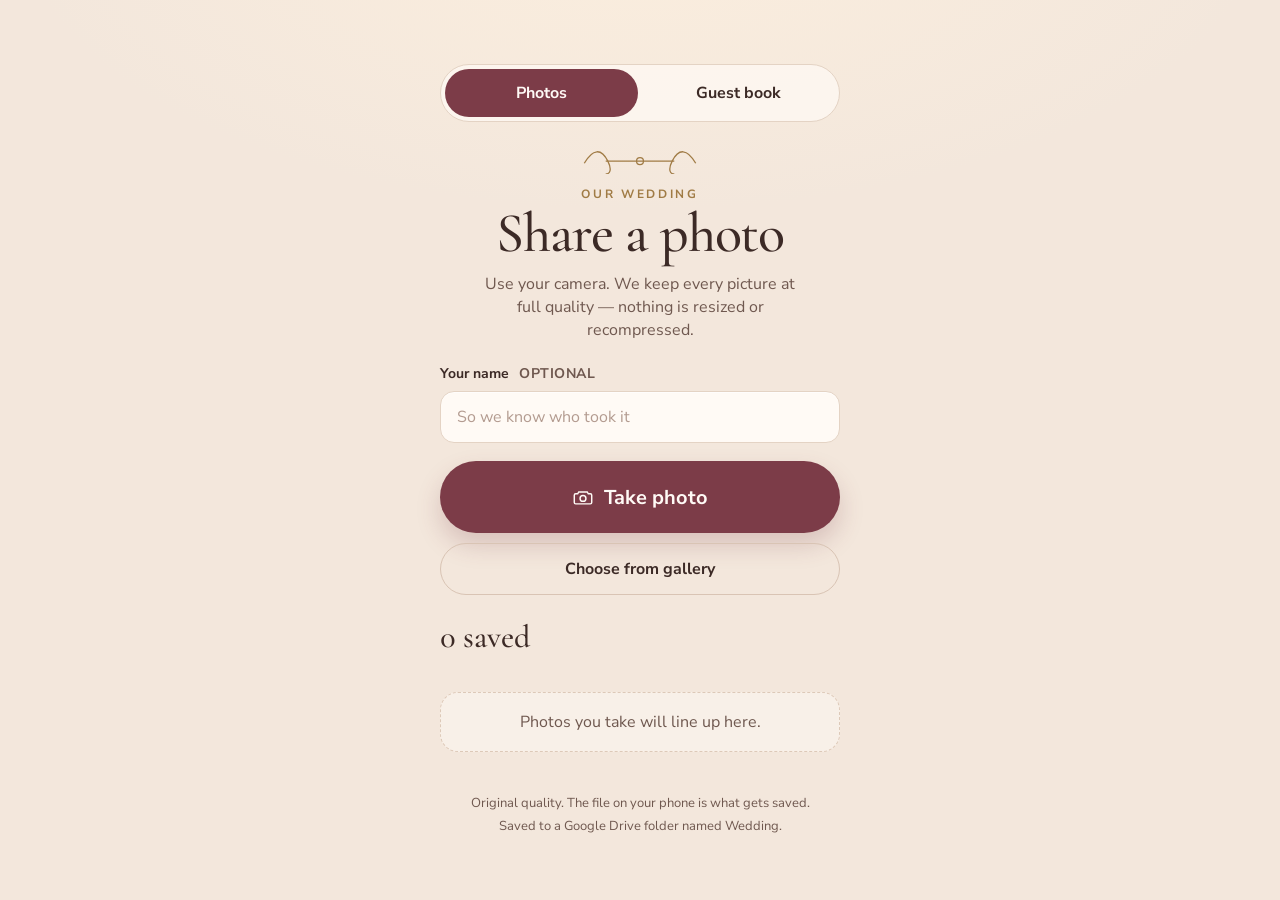
<file: index.html>
<!DOCTYPE html>
<html lang="en">
<head>
  <meta charset="utf-8">
  <meta name="viewport" content="width=device-width, initial-scale=1, viewport-fit=cover">
  <meta name="theme-color" content="#f3e7dc">
  <meta name="color-scheme" content="light">
  <meta name="description" content="Take a wedding photo and send the original file to the couple’s album.">
  <title>Share a wedding photo</title>
  <link rel="preconnect" href="https://fonts.googleapis.com">
  <link rel="preconnect" href="https://fonts.gstatic.com" crossorigin>
  <link href="https://fonts.googleapis.com/css2?family=Cormorant+Garamond:ital,wght@0,500;0,600;1,500&family=Nunito+Sans:wght@400;600;700&display=swap" rel="stylesheet">
  <link rel="stylesheet" href="styles.css">
</head>
<body>
  <noscript>
    <p class="notice noscript">Turn on JavaScript to share photos from this page.</p>
  </noscript>
  <main class="wrap">
    <nav class="switch" aria-label="Wedding pages">
      <a href="index.html" aria-current="page">Photos</a>
      <a href="guestbook.html">Guest book</a>
    </nav>
    <header class="hero">
      <svg class="ornament" viewBox="0 0 120 28" aria-hidden="true">
        <path d="M8 18c8-14 16-14 22-2 4 8 2 12-2 12" fill="none" stroke="currentColor" stroke-width="1.2"/>
        <path d="M112 18c-8-14-16-14-22-2-4 8-2 12 2 12" fill="none" stroke="currentColor" stroke-width="1.2"/>
        <path d="M28 16h64" fill="none" stroke="currentColor" stroke-width="1"/>
        <circle cx="60" cy="16" r="3.2" fill="none" stroke="currentColor" stroke-width="1.2"/>
      </svg>
      <p class="eyebrow">Our wedding</p>
      <h1>Share a photo</h1>
      <p class="lede">Use your camera. We keep every picture at full quality — nothing is resized or recompressed.</p>
    </header>

    <div id="setup-notice" class="notice" hidden>
      <p class="notice-title">Not set up yet</p>
      <p>This page isn’t connected to the photo album, so pictures can’t be saved. Please check back soon.</p>
    </div>

    <label class="name" for="guest-name">
      <span>Your name <span class="optional">optional</span></span>
      <input id="guest-name" type="text" maxlength="60" autocomplete="name" enterkeyhint="done" placeholder="So we know who took it">
    </label>

    <div class="actions">
      <label class="btn btn-primary">
        <svg viewBox="0 0 24 24" aria-hidden="true"><path d="M4 8.5h2.2l1.2-2h9.2l1.2 2H20a1.5 1.5 0 0 1 1.5 1.5v8A1.5 1.5 0 0 1 20 19.5H4A1.5 1.5 0 0 1 2.5 18V10A1.5 1.5 0 0 1 4 8.5Z" fill="none" stroke="currentColor" stroke-width="1.6"/><circle cx="12" cy="13.5" r="3.2" fill="none" stroke="currentColor" stroke-width="1.6"/></svg>
        <span>Take photo</span>
        <input id="camera-input" class="file-input" type="file" accept="image/*" capture="environment" multiple>
      </label>
      <label class="btn btn-secondary">
        <span>Choose from gallery</span>
        <input id="gallery-input" class="file-input" type="file" accept="image/*" multiple>
      </label>
    </div>

    <section class="album" aria-labelledby="tally-heading">
      <div class="tally">
        <h2 id="tally-heading" class="tally-main"><span id="saved-count">0</span> saved</h2>
        <p id="queue-status" class="tally-sub" aria-live="polite"></p>
      </div>
      <p id="empty" class="empty">Photos you take will line up here.</p>
      <ol id="photo-list" class="photo-list"></ol>
    </section>

    <footer class="foot">
      <p>Original quality. The file on your phone is what gets saved.</p>
      <p id="folder-note" hidden>Saved to a Google Drive folder named Wedding.</p>
    </footer>
  </main>
  <script src="config.js"></script>
  <script src="app.js"></script>
</body>
</html>
</file>
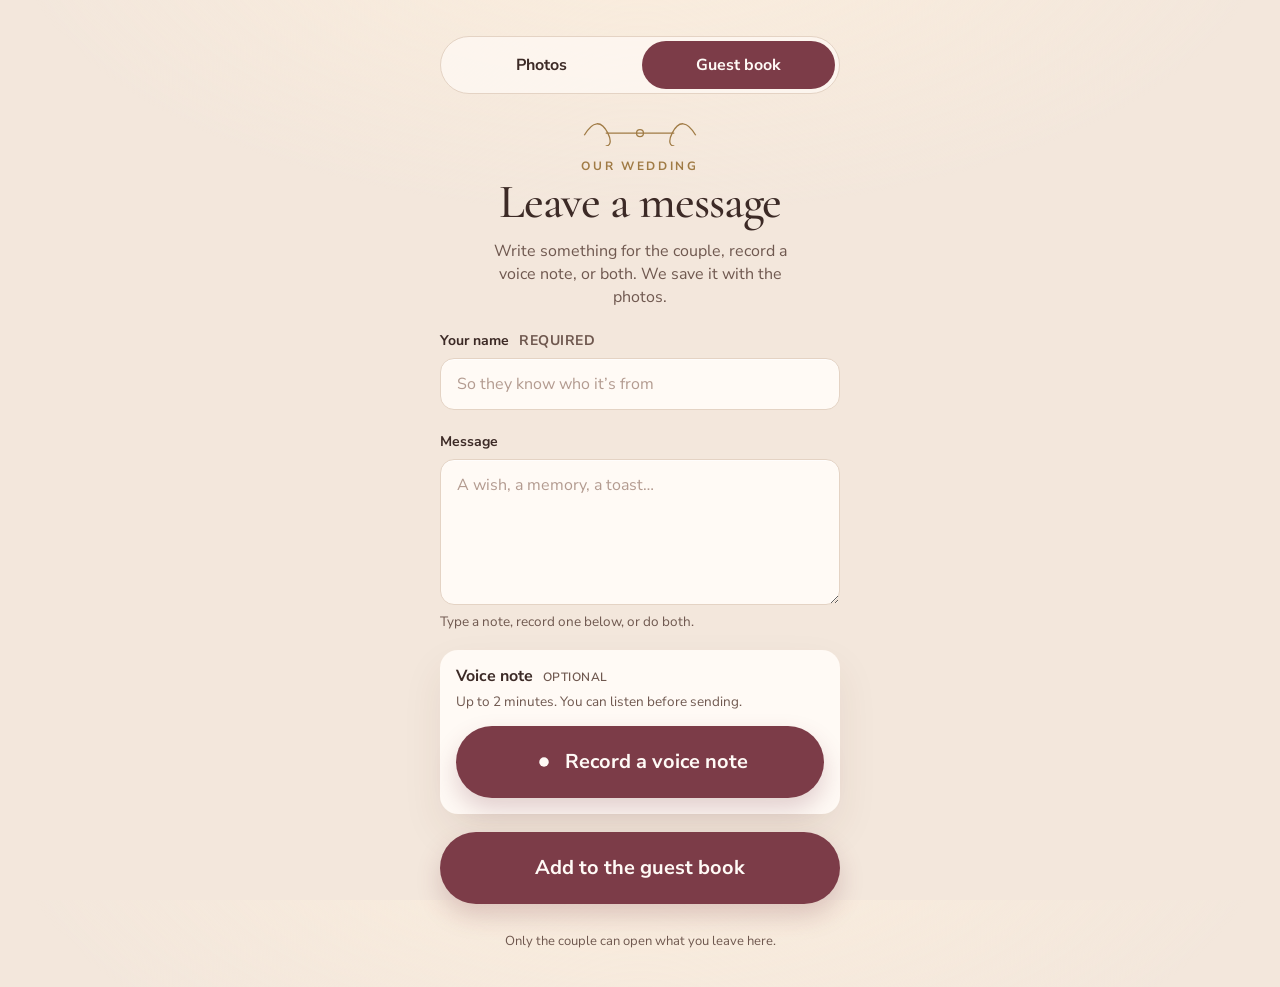
<file: guestbook.html>
<!DOCTYPE html>
<html lang="en">
<head>
  <meta charset="utf-8">
  <meta name="viewport" content="width=device-width, initial-scale=1, viewport-fit=cover">
  <meta name="theme-color" content="#f3e7dc">
  <meta name="color-scheme" content="light">
  <meta name="description" content="Leave a message or a voice note for the couple.">
  <title>Leave a message</title>
  <link rel="preconnect" href="https://fonts.googleapis.com">
  <link rel="preconnect" href="https://fonts.gstatic.com" crossorigin>
  <link href="https://fonts.googleapis.com/css2?family=Cormorant+Garamond:ital,wght@0,500;0,600;1,500&family=Nunito+Sans:wght@400;600;700&display=swap" rel="stylesheet">
  <link rel="stylesheet" href="styles.css">
</head>
<body class="page-book">
  <noscript>
    <p class="notice noscript">Turn on JavaScript to leave a message from this page.</p>
  </noscript>
  <main class="wrap">
    <nav class="switch" aria-label="Wedding pages">
      <a href="index.html">Photos</a>
      <a href="guestbook.html" aria-current="page">Guest book</a>
    </nav>

    <header class="hero">
      <svg class="ornament" viewBox="0 0 120 28" aria-hidden="true">
        <path d="M8 18c8-14 16-14 22-2 4 8 2 12-2 12" fill="none" stroke="currentColor" stroke-width="1.2"/>
        <path d="M112 18c-8-14-16-14-22-2-4 8-2 12 2 12" fill="none" stroke="currentColor" stroke-width="1.2"/>
        <path d="M28 16h64" fill="none" stroke="currentColor" stroke-width="1"/>
        <circle cx="60" cy="16" r="3.2" fill="none" stroke="currentColor" stroke-width="1.2"/>
      </svg>
      <p class="eyebrow">Our wedding</p>
      <h1>Leave a message</h1>
      <p class="lede">Write something for the couple, record a voice note, or both. We save it with the photos.</p>
    </header>

    <div id="setup-notice" class="notice" hidden>
      <p class="notice-title">Not set up yet</p>
      <p>This page isn’t connected to the guest book, so messages can’t be saved. Please check back soon.</p>
    </div>

    <form id="book-form" action="#" novalidate>
      <label class="name" for="guest-name">
        <span>Your name <span class="flag">required</span></span>
        <input id="guest-name" type="text" maxlength="60" autocomplete="name" enterkeyhint="next" placeholder="So they know who it’s from" aria-required="true">
      </label>

      <label class="name" for="message">
        <span>Message</span>
        <textarea id="message" rows="5" maxlength="4000" placeholder="A wish, a memory, a toast…" enterkeyhint="enter"></textarea>
      </label>
      <p class="field-help">Type a note, record one below, or do both.</p>

      <section class="voice" aria-labelledby="voice-heading">
        <h2 id="voice-heading">Voice note <span class="flag">optional</span></h2>
        <p class="field-help">Up to 2 minutes. You can listen before sending.</p>
        <div class="voice-actions">
          <button id="record-btn" class="btn btn-primary" type="button">
            <svg viewBox="0 0 24 24" aria-hidden="true"><circle cx="12" cy="12" r="5.2" fill="currentColor"/></svg>
            <span>Record a voice note</span>
          </button>
          <p id="rec-status" class="rec-status" role="status" hidden>
            <span class="rec-dot" aria-hidden="true"></span>
            <span id="rec-time">0:00</span>
            <span class="rec-max">/ 2:00</span>
          </p>
          <button id="stop-btn" class="btn btn-primary" type="button" hidden>
            <svg viewBox="0 0 24 24" aria-hidden="true"><rect x="7" y="7" width="10" height="10" rx="1.6" fill="currentColor"/></svg>
            <span>Stop</span>
          </button>
          <audio id="playback" controls playsinline preload="auto" hidden aria-label="Your voice note"></audio>
          <button id="replay-btn" class="btn btn-secondary" type="button" hidden>Replay</button>
          <button id="rerecord-btn" class="btn btn-secondary" type="button" hidden>Re-record</button>
        </div>
        <p id="voice-note" class="field-help voice-note" role="status" hidden></p>
        <p id="mic-error" class="mic-error" role="status" hidden></p>
      </section>

      <button id="submit-btn" class="btn btn-primary submit-btn" type="submit">Add to the guest book</button>
      <p id="form-error" class="banner" role="alert" hidden></p>
    </form>

    <section id="success" class="success" tabindex="-1" hidden>
      <div class="success-mark" aria-hidden="true">
        <svg viewBox="0 0 24 24"><path d="M6 12.5 10 16.5 18 8" fill="none" stroke="currentColor" stroke-width="1.8" stroke-linecap="round" stroke-linejoin="round"/></svg>
      </div>
      <p class="success-kicker">Saved</p>
      <h2>It’s in the guest book</h2>
      <p id="thanks" class="success-copy">Thank you. The couple will read this with the photos.</p>
      <button id="another" class="btn btn-primary" type="button">Leave another message</button>
      <a class="btn btn-secondary" href="index.html">Share a photo</a>
    </section>

    <footer class="foot">
      <p>Only the couple can open what you leave here.</p>
    </footer>
  </main>
  <script src="config.js"></script>
  <script src="guestbook.js"></script>
</body>
</html>
</file>
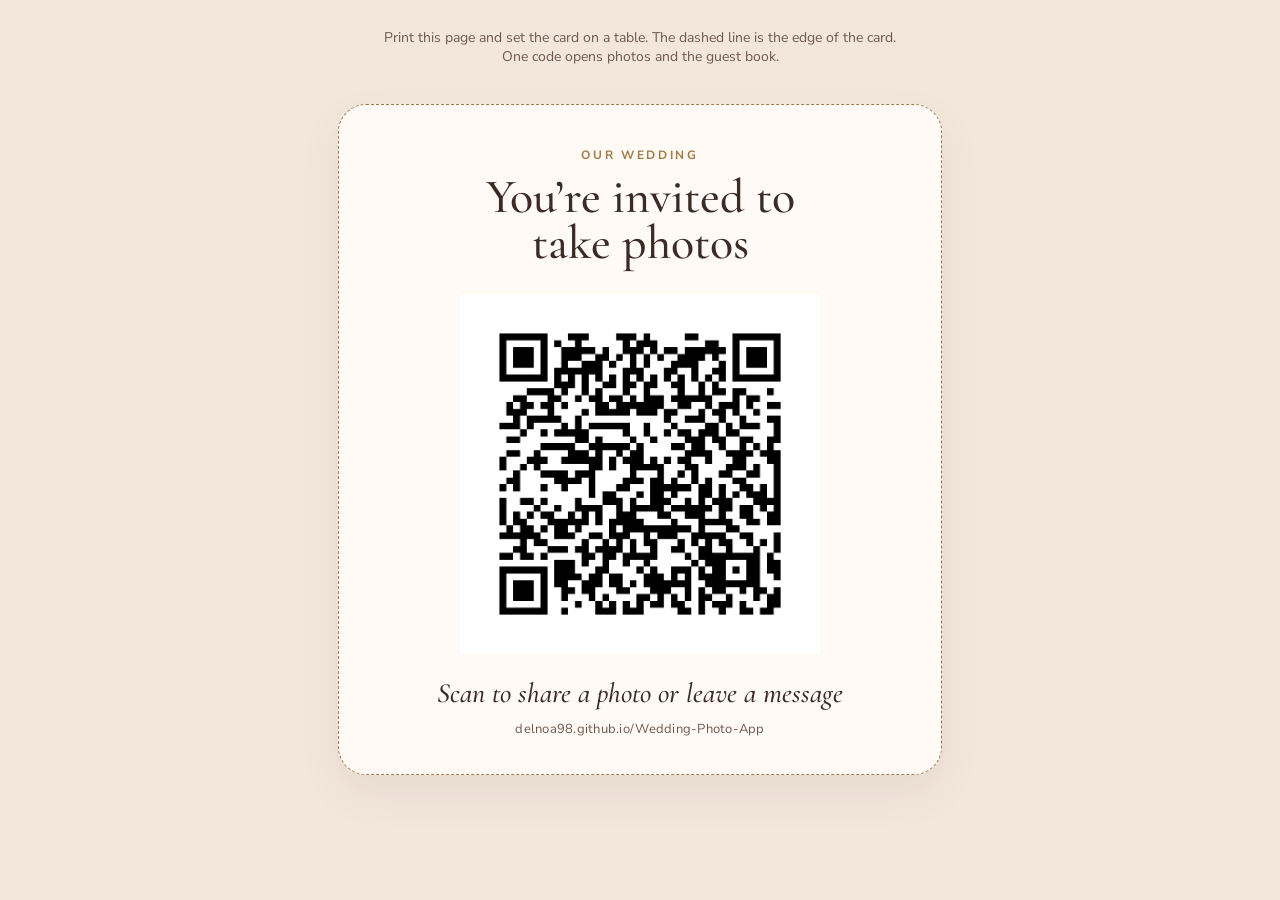
<file: qr.html>
<!DOCTYPE html>
<html lang="en">
<head>
  <meta charset="utf-8">
  <meta name="viewport" content="width=device-width, initial-scale=1">
  <title>Scan to share your photos with us</title>
  <link rel="preconnect" href="https://fonts.googleapis.com">
  <link rel="preconnect" href="https://fonts.gstatic.com" crossorigin>
  <link href="https://fonts.googleapis.com/css2?family=Cormorant+Garamond:ital,wght@0,500;0,600;1,500&family=Nunito+Sans:wght@400;600;700&display=swap" rel="stylesheet">
  <style>
    :root {
      --ink: #3c2a26;
      --muted: #6f584f;
      --gold: #a07b45;
      --paper: #f3e7dc;
      --line: #e4d3c4;
    }

    * { box-sizing: border-box; }

    body {
      margin: 0;
      min-height: 100vh;
      color: var(--ink);
      font-family: "Nunito Sans", "Segoe UI", sans-serif;
      background: var(--paper);
    }

    .hint {
      max-width: 36rem;
      margin: 0 auto;
      padding: 28px 20px 0;
      text-align: center;
      color: var(--muted);
      font-size: 14px;
    }

    .sheet {
      width: min(100% - 32px, 640px);
      margin: 20px auto 40px;
      padding: 18px;
    }

    .card {
      background: #fffaf5;
      border: 1px dashed var(--gold);
      border-radius: 28px;
      padding: 42px 32px 36px;
      text-align: center;
      box-shadow: 0 18px 40px rgba(92, 52, 38, 0.08);
    }

    .eyebrow {
      margin: 0;
      font-size: 12px;
      font-weight: 700;
      letter-spacing: 0.22em;
      text-transform: uppercase;
      color: var(--gold);
    }

    h1 {
      margin: 12px auto 0;
      max-width: 16ch;
      font-family: "Cormorant Garamond", Palatino, Georgia, serif;
      font-size: 48px;
      font-weight: 500;
      line-height: 0.95;
    }

    .qr {
      width: min(100%, 360px);
      height: auto;
      margin: 28px auto 0;
      display: block;
      background: white;
      padding: 12px;
    }

    .caption {
      margin: 22px 0 0;
      font-family: "Cormorant Garamond", Palatino, Georgia, serif;
      font-size: 28px;
      font-style: italic;
      font-weight: 500;
    }

    .url {
      margin: 10px 0 0;
      color: var(--muted);
      font-size: 13px;
      letter-spacing: 0.02em;
    }

    @page {
      size: letter;
      margin: 0.6in;
    }

    @media print {
      body { background: white; }
      .hint { display: none; }
      .sheet { width: auto; margin: 0; padding: 0; }
      .card { box-shadow: none; border-style: solid; }
    }
  </style>
</head>
<body>
    <p class="hint">Print this page and set the card on a table. The dashed line is the edge of the card. One code opens photos and the guest book.</p>
  <div class="sheet">
    <article class="card">
      <p class="eyebrow">Our wedding</p>
      <h1>You’re invited to take photos</h1>
      <img class="qr" src="qr.png" width="720" height="720" alt="QR code for https://delnoa98.github.io/Wedding-Photo-App/">
      <p class="caption">Scan to share a photo or leave a message</p>
      <p class="url">delnoa98.github.io/Wedding-Photo-App</p>
    </article>
  </div>
</body>
</html>
</file>
<file: styles.css>
:root {
  --paper: #f3e7dc;
  --paper-deep: #ead9c8;
  --card: #fffaf5;
  --ink: #3c2a26;
  --muted: #6f584f;
  --line: #e4d3c4;
  --burgundy: #7c3c48;
  --burgundy-deep: #652f3a;
  --gold: #a07b45;
  --blush: #f6e4d8;
  --done: #2c6b46;
  --done-bg: #e7f3eb;
  --wait: #8a6233;
  --wait-bg: #f8efdf;
  --fail: #8d2f32;
  --fail-bg: #fbeceb;
  --shadow: 0 18px 40px rgba(92, 52, 38, 0.08);
  --serif: "Cormorant Garamond", Palatino, Georgia, serif;
  --sans: "Nunito Sans", "Segoe UI", sans-serif;
}

* { box-sizing: border-box; }

html { height: 100%; }

body {
  margin: 0;
  min-height: 100%;
  color: var(--ink);
  font-family: var(--sans);
  background:
    radial-gradient(900px 420px at 50% -80px, #fbeede 0%, transparent 70%),
    var(--paper);
}

.wrap {
  width: min(100%, 440px);
  margin: 0 auto;
  padding: 28px 20px 48px;
}

.hero { text-align: center; }

.ornament {
  width: 132px;
  height: 30px;
  color: var(--gold);
  margin-bottom: 6px;
}

.eyebrow {
  margin: 0;
  font-size: 12px;
  font-weight: 700;
  letter-spacing: 0.22em;
  text-transform: uppercase;
  color: var(--gold);
}

h1 {
  margin: 6px 0 0;
  font-family: var(--serif);
  font-size: 56px;
  font-weight: 500;
  line-height: 0.9;
  letter-spacing: -0.02em;
}

.lede {
  margin: 14px auto 0;
  max-width: 32ch;
  color: var(--muted);
  font-size: 16px;
  line-height: 1.45;
}

.noscript {
  width: min(100% - 32px, 440px);
  margin: 16px auto 0;
}

.notice {
  margin-top: 22px;
  padding: 14px 16px;
  border-radius: 18px;
  background: #fff6e8;
  border: 1px solid #efd7ae;
  color: #6d4e28;
}

.notice p { margin: 0; font-size: 14.5px; line-height: 1.45; }

.notice-title {
  margin-bottom: 4px !important;
  font-weight: 700;
  letter-spacing: 0.01em;
}

.name {
  display: block;
  margin-top: 22px;
}

.name span {
  display: block;
  margin-bottom: 8px;
  font-size: 14px;
  font-weight: 700;
}

.optional,
.flag {
  display: inline !important;
  margin-left: 6px;
  color: var(--muted);
  font-weight: 600;
  font-size: 12px;
  letter-spacing: 0.04em;
  text-transform: uppercase;
}

.name input,
.name textarea {
  width: 100%;
  border: 1px solid var(--line);
  background: var(--card);
  color: var(--ink);
  border-radius: 14px;
  padding: 14px 16px;
  font: inherit;
  font-size: 16px;
  box-shadow: inset 0 1px 0 rgba(255, 255, 255, 0.7);
}

.name textarea {
  display: block;
  min-height: 140px;
  margin: 0;
  resize: vertical;
  line-height: 1.45;
}

.name input::placeholder,
.name textarea::placeholder { color: #b39b90; }

.name input:focus,
.name textarea:focus {
  outline: 2px solid var(--gold);
  outline-offset: 2px;
  border-color: transparent;
}

.actions {
  display: grid;
  gap: 10px;
  margin-top: 18px;
}

.btn {
  position: relative;
  display: flex;
  align-items: center;
  justify-content: center;
  gap: 10px;
  width: 100%;
  border-radius: 999px;
  cursor: pointer;
  user-select: none;
  text-align: center;
  touch-action: manipulation;
}

.btn svg { width: 22px; height: 22px; }

.btn-primary {
  min-height: 72px;
  border: 0;
  background: var(--burgundy);
  color: #fffaf6;
  font-size: 20px;
  font-weight: 700;
  box-shadow: 0 12px 24px rgba(124, 60, 72, 0.22);
}

.btn-primary:active { background: var(--burgundy-deep); }

.btn-secondary {
  min-height: 52px;
  background: transparent;
  color: var(--ink);
  border: 1.5px solid #d9c4b4;
  font-size: 16px;
  font-weight: 700;
}

.btn.is-disabled {
  opacity: 0.45;
  pointer-events: none;
  box-shadow: none;
}

.file-input {
  position: absolute;
  width: 1px;
  height: 1px;
  padding: 0;
  margin: -1px;
  overflow: hidden;
  clip: rect(0, 0, 0, 0);
  white-space: nowrap;
  border: 0;
}

.album { margin-top: 26px; }

.tally-main {
  margin: 0;
  font-family: var(--serif);
  font-size: 32px;
  font-weight: 500;
  line-height: 1;
}

.tally-main span { font-variant-numeric: tabular-nums; }

.tally-sub {
  min-height: 1.2em;
  margin: 6px 0 0;
  color: var(--muted);
  font-size: 14px;
}

.empty {
  margin: 16px 0 0;
  padding: 18px 16px;
  border-radius: 18px;
  border: 1px dashed #ddc9b8;
  color: var(--muted);
  text-align: center;
  background: rgba(255, 250, 245, 0.45);
}

.photo-list {
  list-style: none;
  margin: 14px 0 0;
  padding: 0;
  display: grid;
  gap: 10px;
}

.photo {
  display: grid;
  grid-template-columns: 76px 1fr;
  gap: 12px;
  align-items: center;
  padding: 10px;
  background: var(--card);
  border-radius: 18px;
  box-shadow: var(--shadow);
}

.photo img {
  width: 76px;
  height: 76px;
  object-fit: cover;
  border-radius: 12px;
  background: var(--blush);
}

.photo.is-uploading .photo-status { animation: pulse 1.2s ease-in-out infinite; }

.photo-name {
  margin: 0;
  font-size: 14px;
  font-weight: 700;
  overflow: hidden;
  text-overflow: ellipsis;
  white-space: nowrap;
}

.photo-status {
  display: inline-block;
  margin: 6px 0 0;
  padding: 3px 8px;
  border-radius: 999px;
  font-size: 12px;
  font-weight: 700;
  letter-spacing: 0.03em;
  text-transform: uppercase;
}

.photo.is-queued .photo-status,
.photo.is-uploading .photo-status {
  color: var(--wait);
  background: var(--wait-bg);
}

.photo.is-done .photo-status {
  color: var(--done);
  background: var(--done-bg);
}

.photo.is-failed .photo-status {
  color: var(--fail);
  background: var(--fail-bg);
}

.photo-error {
  margin: 6px 0 0;
  color: var(--fail);
  font-size: 13px;
  line-height: 1.35;
}

.retry {
  margin-top: 8px;
  border: 0;
  background: var(--fail);
  color: white;
  border-radius: 999px;
  padding: 7px 12px;
  font: inherit;
  font-size: 13px;
  font-weight: 700;
  cursor: pointer;
}

.retry:focus-visible,
.btn:focus-within {
  outline: 2px solid var(--gold);
  outline-offset: 3px;
}

.foot {
  margin-top: 28px;
  text-align: center;
  color: var(--muted);
  font-size: 13px;
  line-height: 1.45;
}

.foot p { margin: 0; }

.foot p + p { margin-top: 4px; }

[hidden] { display: none !important; }

@keyframes pulse {
  50% { opacity: 0.55; }
}

@media (prefers-reduced-motion: reduce) {
  .photo.is-uploading .photo-status { animation: none; }
}

@media (min-width: 720px) {
  body {
    display: flex;
    align-items: center;
    justify-content: center;
    min-height: 100vh;
  }

  body.page-book { align-items: flex-start; }

  .wrap {
    padding-top: 36px;
    padding-bottom: 36px;
  }
}

.switch {
  display: grid;
  grid-template-columns: 1fr 1fr;
  gap: 4px;
  margin: 0 0 22px;
  padding: 4px;
  background: rgba(255, 250, 245, 0.72);
  border: 1px solid var(--line);
  border-radius: 999px;
}

.switch a {
  display: flex;
  align-items: center;
  justify-content: center;
  min-height: 48px;
  padding: 8px 12px;
  border-radius: 999px;
  color: var(--ink);
  font-size: 16px;
  font-weight: 700;
  text-align: center;
  text-decoration: none;
}

.switch a[aria-current="page"] {
  background: var(--burgundy);
  color: #fffaf6;
}

.switch a:focus-visible {
  outline: 2px solid var(--gold);
  outline-offset: 3px;
}

.switch a:active:not([aria-current="page"]) {
  background: var(--blush);
}

.page-book h1 {
  font-size: 48px;
  line-height: 0.95;
}

.field-help {
  margin: 8px 0 0;
  color: var(--muted);
  font-size: 13.5px;
  line-height: 1.4;
}

.voice {
  margin-top: 18px;
  padding: 16px;
  background: var(--card);
  border-radius: 18px;
  box-shadow: var(--shadow);
}

.voice h2 {
  margin: 0;
  font-family: var(--sans);
  font-size: 16px;
  font-weight: 700;
  letter-spacing: 0;
  line-height: 1.3;
}

.voice .field-help { margin-top: 6px; }

.voice-actions {
  display: grid;
  gap: 10px;
  margin-top: 14px;
}

.voice audio {
  display: block;
  width: 100%;
}

.rec-status {
  display: flex;
  align-items: center;
  justify-content: center;
  gap: 8px;
  margin: 0;
  font-size: 20px;
  font-weight: 700;
  font-variant-numeric: tabular-nums;
}

.rec-dot {
  width: 12px;
  height: 12px;
  border-radius: 50%;
  background: var(--fail);
  box-shadow: 0 0 0 0 rgba(141, 47, 50, 0.45);
  animation: rec-pulse 1.2s ease-out infinite;
}

.rec-max {
  color: var(--muted);
  font-size: 16px;
  font-weight: 700;
}

.voice-note { margin-top: 10px; }

.mic-error {
  margin: 10px 0 0;
  color: var(--fail);
  font-size: 14px;
  font-weight: 700;
  line-height: 1.4;
}

button.btn,
a.btn {
  margin: 0;
  padding: 0 16px;
  font-family: inherit;
  font-size: 16px;
  font-weight: 700;
  line-height: 1.2;
  text-decoration: none;
  -webkit-appearance: none;
  appearance: none;
}

button.btn-primary,
a.btn-primary {
  border: 0;
  color: #fffaf6;
  font-size: 20px;
  font-weight: 700;
}

button.btn-secondary,
a.btn-secondary {
  border: 1.5px solid #d9c4b4;
  color: var(--ink);
  background: transparent;
  font-size: 16px;
  font-weight: 700;
}

button.submit-btn { margin-top: 18px; }

.banner {
  margin: 14px 0 0;
  padding: 14px 16px;
  border-radius: 18px;
  background: var(--fail-bg);
  color: var(--fail);
  font-size: 14.5px;
  font-weight: 700;
  line-height: 1.45;
}

.success {
  margin-top: 8px;
  padding: 28px 20px 22px;
  text-align: center;
  background: var(--card);
  border-radius: 22px;
  box-shadow: var(--shadow);
}

.success:focus { outline: none; }

.success:focus-visible {
  outline: 2px solid var(--gold);
  outline-offset: 4px;
}

.success-mark {
  display: grid;
  place-items: center;
  width: 56px;
  height: 56px;
  margin: 0 auto;
  border-radius: 50%;
  background: var(--done-bg);
  color: var(--done);
}

.success-mark svg { width: 28px; height: 28px; }

.success-kicker {
  margin: 14px 0 0;
  color: var(--done);
  font-size: 12px;
  font-weight: 700;
  letter-spacing: 0.16em;
  text-transform: uppercase;
}

.success h2 {
  margin: 8px 0 0;
  font-family: var(--serif);
  font-size: 40px;
  font-weight: 500;
  line-height: 1.05;
}

.success-copy {
  margin: 12px auto 0;
  max-width: 28ch;
  color: var(--muted);
  font-size: 16px;
  line-height: 1.45;
  overflow-wrap: anywhere;
}

.success .btn { margin-top: 10px; }

.success .btn-primary { margin-top: 18px; }

@keyframes rec-pulse {
  70% { box-shadow: 0 0 0 10px rgba(141, 47, 50, 0); }
  100% { box-shadow: 0 0 0 0 rgba(141, 47, 50, 0); }
}

@media (hover: hover) {
  .switch a:not([aria-current="page"]):hover { background: var(--blush); }
}

@media (prefers-reduced-motion: reduce) {
  .rec-dot { animation: none; }
}
</file>
